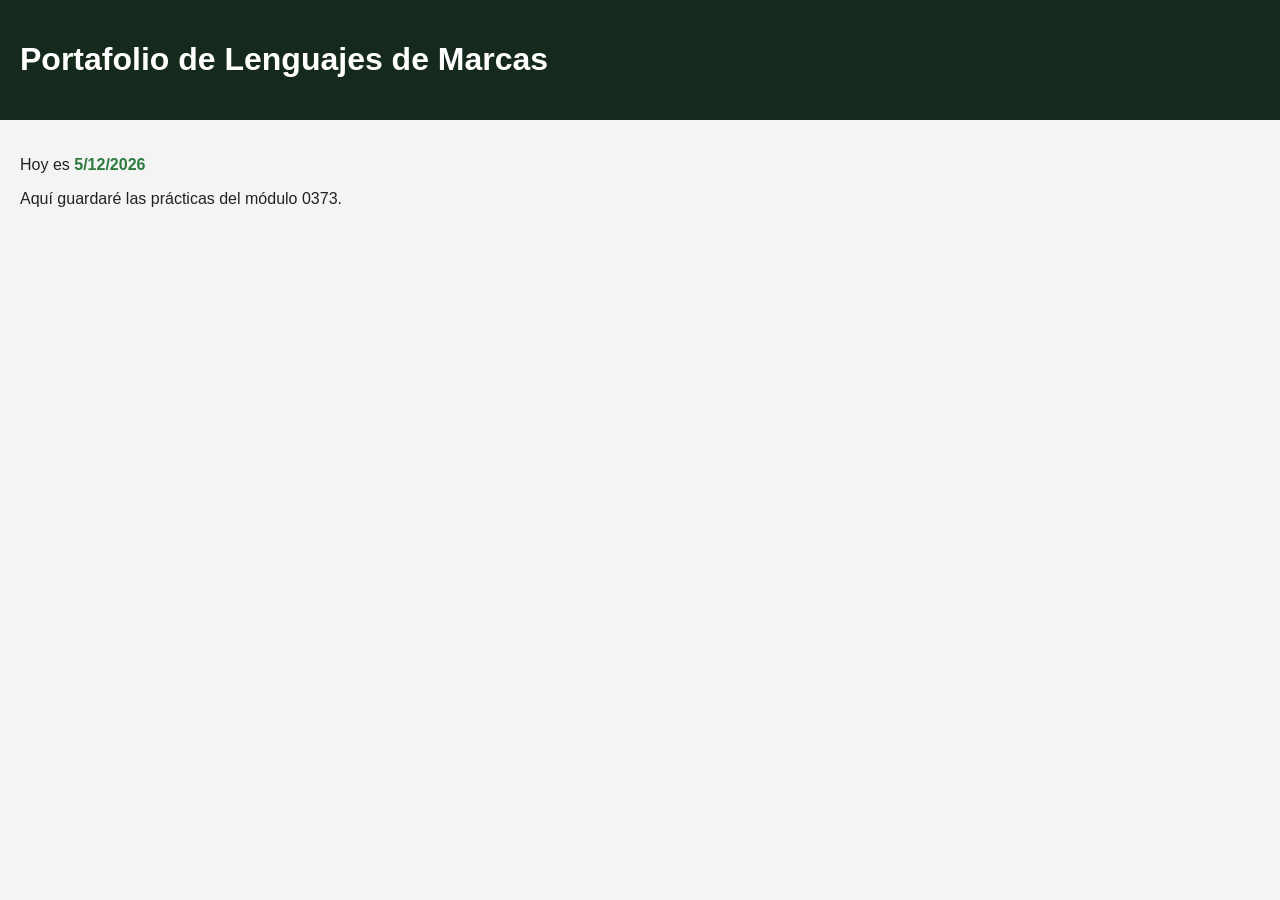
<file: index.html>
<!DOCTYPE html>
<html lang="es">
<head>
<meta charset="UTF-8">
<meta name="viewport" content="width=device-width, initial-scale=1">
<title>Portafolio LM</title>
<link rel="stylesheet" href="css/estilos.css">
</head>
<body>
<header>
  <h1>Portafolio de Lenguajes de Marcas</h1>
</header>
<main>
  <p>Hoy es <span id="fecha"></span></p>
  <p>Aquí guardaré las prácticas del módulo 0373.</p>
</main>
<script src="js/app.js"></script>
</body>
</html>
</file>
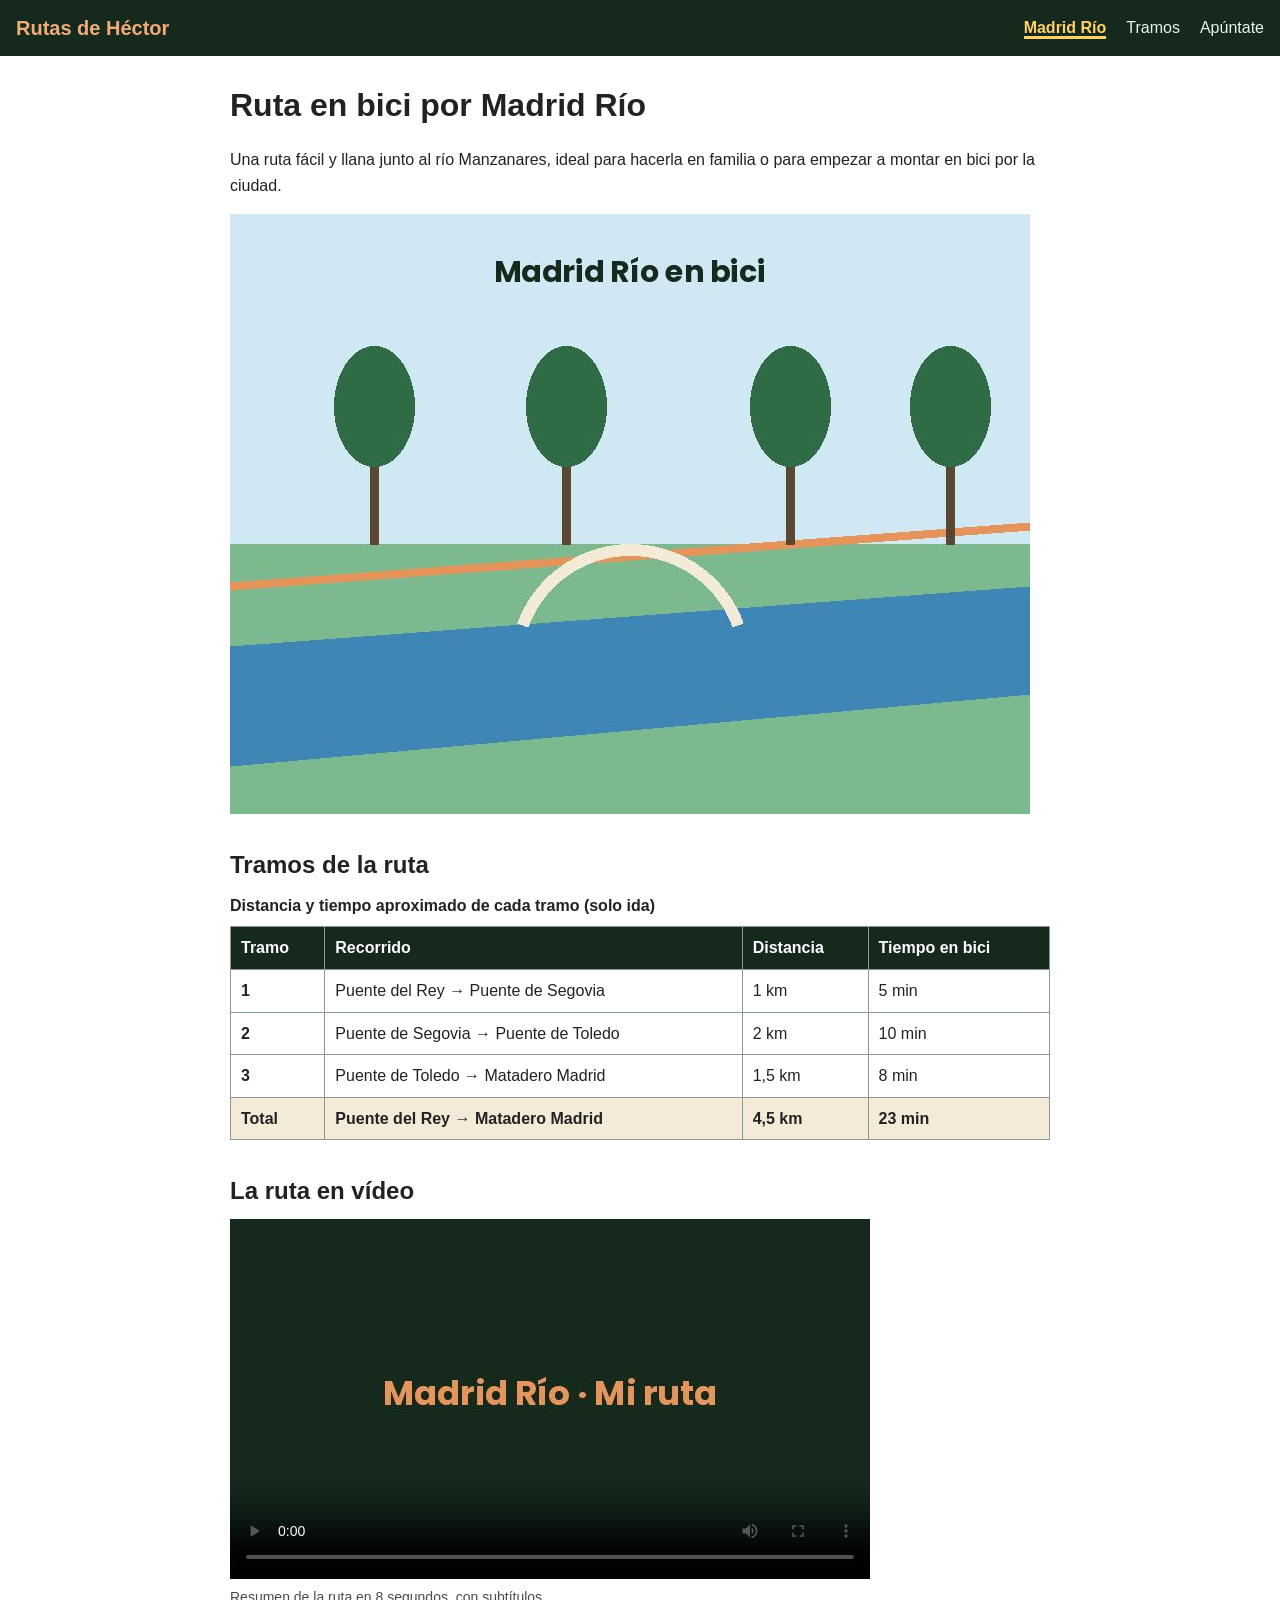
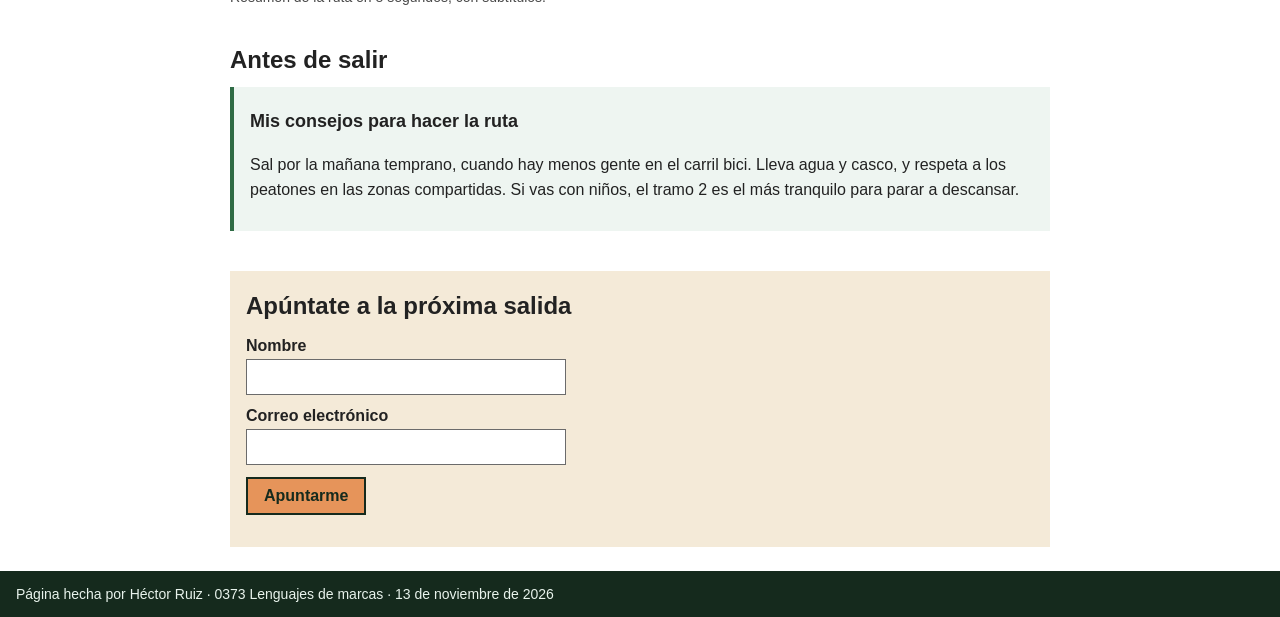
<file: ut03/ruta/index.html>
<!DOCTYPE html>
<html lang="es">
<head>
  <meta charset="UTF-8">
  <meta name="viewport" content="width=device-width, initial-scale=1.0">
  <meta name="description" content="Mi ruta en bici por Madrid Río, del Puente del Rey a Matadero Madrid: tramos, vídeo y consejos.">
  <title>Ruta en bici por Madrid Río · Héctor Ruiz</title>
  <link rel="stylesheet" href="css/estilos.css">
</head>
<body>
  <a class="saltar" href="#principal">Saltar al contenido principal</a>

  <header class="cabecera">
    <p class="marca">Rutas de Héctor</p>
    <nav aria-label="Principal">
      <ul>
        <li><a href="index.html" aria-current="page">Madrid Río</a></li>
        <li><a href="#tramos">Tramos</a></li>
        <li><a href="#apuntate">Apúntate</a></li>
      </ul>
    </nav>
  </header>

  <main id="principal">
    <h1>Ruta en bici por Madrid Río</h1>
    <p>Una ruta fácil y llana junto al río Manzanares, ideal para hacerla en familia o para empezar a montar en bici por la ciudad.</p>

    <img class="portada"
         src="img/madrid_rio-400.jpg"
         srcset="img/madrid_rio-400.jpg 400w, img/madrid_rio-800.jpg 800w, img/madrid_rio-1200.jpg 1200w"
         sizes="(min-width: 900px) 800px, 100vw"
         width="1200" height="900"
         alt="Dibujo del carril bici junto al río, con árboles y un puente">

    <section id="tramos" aria-labelledby="titulo-tramos">
      <h2 id="titulo-tramos">Tramos de la ruta</h2>
      <table>
        <caption>Distancia y tiempo aproximado de cada tramo (solo ida)</caption>
        <thead>
          <tr>
            <th scope="col">Tramo</th>
            <th scope="col">Recorrido</th>
            <th scope="col">Distancia</th>
            <th scope="col">Tiempo en bici</th>
          </tr>
        </thead>
        <tbody>
          <tr>
            <th scope="row">1</th>
            <td>Puente del Rey → Puente de Segovia</td>
            <td>1 km</td>
            <td>5 min</td>
          </tr>
          <tr>
            <th scope="row">2</th>
            <td>Puente de Segovia → Puente de Toledo</td>
            <td>2 km</td>
            <td>10 min</td>
          </tr>
          <tr>
            <th scope="row">3</th>
            <td>Puente de Toledo → Matadero Madrid</td>
            <td>1,5 km</td>
            <td>8 min</td>
          </tr>
        </tbody>
        <tfoot>
          <tr>
            <th scope="row">Total</th>
            <td>Puente del Rey → Matadero Madrid</td>
            <td>4,5 km</td>
            <td>23 min</td>
          </tr>
        </tfoot>
      </table>
    </section>

    <section aria-labelledby="titulo-video">
      <h2 id="titulo-video">La ruta en vídeo</h2>
      <figure>
        <video controls preload="metadata" width="640" height="360" poster="img/poster.jpg">
          <source src="media/ruta.mp4" type="video/mp4">
          <track kind="captions" src="media/ruta.es.vtt" srclang="es" label="Español" default>
          <p>Tu navegador no puede reproducir el vídeo. <a href="media/ruta.mp4">Descarga el vídeo de la ruta</a>.</p>
        </video>
        <figcaption>Resumen de la ruta en 8 segundos, con subtítulos.</figcaption>
      </figure>
    </section>

    <section aria-labelledby="titulo-consejos">
      <h2 id="titulo-consejos">Antes de salir</h2>
      <article>
        <h3>Mis consejos para hacer la ruta</h3>
        <p>Sal por la mañana temprano, cuando hay menos gente en el carril bici. Lleva agua y casco, y respeta a los peatones en las zonas compartidas. Si vas con niños, el tramo 2 es el más tranquilo para parar a descansar.</p>
      </article>
    </section>
  </main>

  <aside id="apuntate" class="lateral" aria-labelledby="titulo-apuntate">
    <h2 id="titulo-apuntate">Apúntate a la próxima salida</h2>
    <form id="form-salida" action="#" method="post">
      <label for="nombre">Nombre</label>
      <input type="text" id="nombre" name="nombre" autocomplete="name" required>
      <label for="correo">Correo electrónico</label>
      <input type="email" id="correo" name="correo" autocomplete="email" required>
      <button type="submit">Apuntarme</button>
    </form>
    <p id="mensaje" role="status"></p>
  </aside>

  <footer class="pie">
    <p>Página hecha por Héctor Ruiz · 0373 Lenguajes de marcas · <time datetime="2026-11-13">13 de noviembre de 2026</time></p>
  </footer>

  <script>
    document.getElementById('form-salida').addEventListener('submit', function (e) {
      e.preventDefault();
      document.getElementById('mensaje').textContent = '¡Listo! Te avisaré de la próxima salida.';
      this.reset();
    });
  </script>
</body>
</html>
</file>
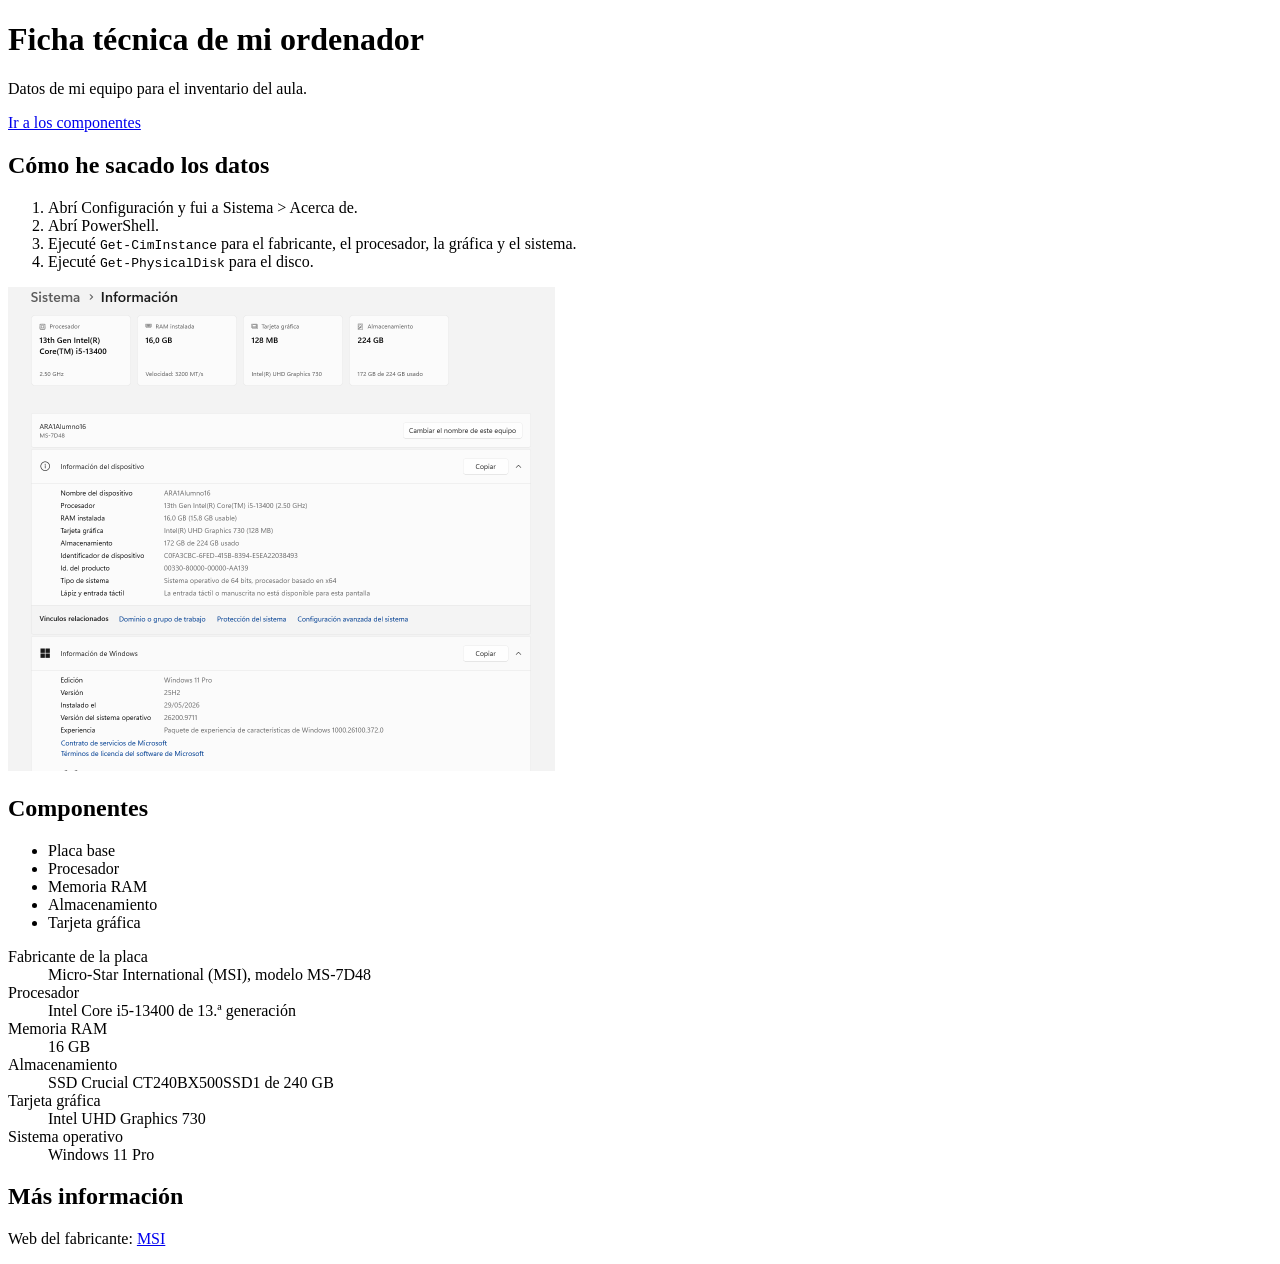
<file: ut02/ficha_tecnica.html>
<!doctype html>
<html lang="es">
  <head>
    <meta charset="UTF-8" />
    <meta name="viewport" content="width=device-width, initial-scale=1.0" />
    <meta
      name="description"
      content="Ficha técnica de mi ordenador de sobremesa para el inventario del aula: placa, procesador, memoria, disco y sistema operativo."
    />
    <title>Ficha técnica de mi ordenador</title>
  </head>
  <body>
    <h1>Ficha técnica de mi ordenador</h1>
    <p>Datos de mi equipo para el inventario del aula.</p>
    <p><a href="#componentes">Ir a los componentes</a></p>

    <section>
      <h2>Cómo he sacado los datos</h2>
      <ol>
        <li>Abrí Configuración y fui a Sistema &gt; Acerca de.</li>
        <li>Abrí PowerShell.</li>
        <li>
          Ejecuté <code>Get-CimInstance</code> para el fabricante, el
          procesador, la gráfica y el sistema.
        </li>
        <li>Ejecuté <code>Get-PhysicalDisk</code> para el disco.</li>
      </ol>
      <img
        src="img/mi_pc.png"
        alt="Captura de Configuración, apartado Acerca de, con las características del equipo"
        width="547"
        height="484"
      />
    </section>

    <section id="componentes">
      <h2>Componentes</h2>
      <ul>
        <li>Placa base</li>
        <li>Procesador</li>
        <li>Memoria RAM</li>
        <li>Almacenamiento</li>
        <li>Tarjeta gráfica</li>
      </ul>
      <dl>
        <dt>Fabricante de la placa</dt>
        <dd class="dato">Micro-Star International (MSI), modelo MS-7D48</dd>
        <dt>Procesador</dt>
        <dd class="dato">Intel Core i5-13400 de 13.ª generación</dd>
        <dt>Memoria RAM</dt>
        <dd class="dato">16 GB</dd>
        <dt>Almacenamiento</dt>
        <dd class="dato">SSD Crucial CT240BX500SSD1 de 240 GB</dd>
        <dt>Tarjeta gráfica</dt>
        <dd class="dato">Intel UHD Graphics 730</dd>
        <dt>Sistema operativo</dt>
        <dd class="dato">Windows 11 Pro</dd>
      </dl>
    </section>

    <section>
      <h2>Más información</h2>
      <p>
        Web del fabricante:
        <a href="https://www.msi.com" target="_blank" rel="noopener noreferrer"
          >MSI</a
        >
      </p>
    </section>
  </body>
</html>
</file>
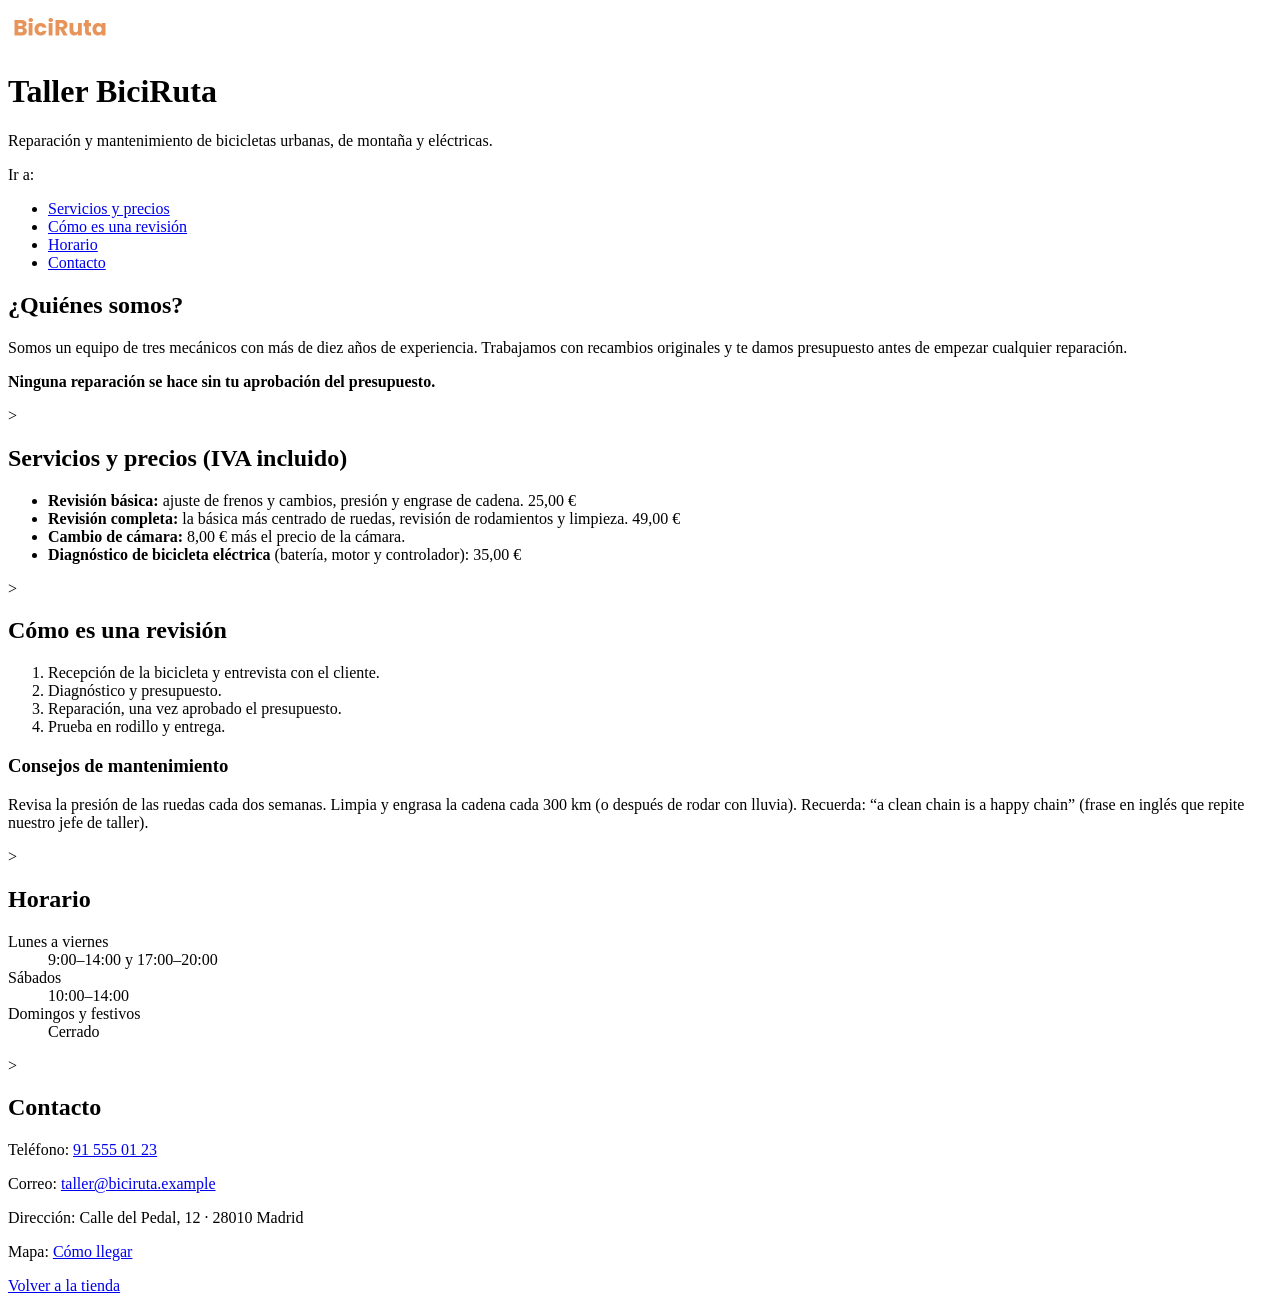
<file: ut02/taller.html>
<!doctype html>
<html lang="es">
  <head>
    <!-- Letras y símbolos: UTF-8 para que se vean tildes, ñ y € -->
    <meta charset="UTF-8" />
    <!-- Móvil: ancho igual al de la pantalla y sin zoom inicial -->
    <meta name="viewport" content="width=device-width, initial-scale=1.0" />
    <!-- Descripción que muestran los buscadores como texto de resultado -->
    <meta
      name="description"
      content="Taller de bicicletas urbanas, de montaña y eléctricas en Madrid. Revisiones, reparaciones y puesta a punto con cita previa."
    />
    <!-- Título de la pestaña y de los resultados de búsqueda -->
    <title>Taller BiciRuta · Reparación y mantenimiento de bicicletas</title>
  </head>
  <body>
    <img src="img/logo_biciruta.png" alt="BiciRuta" width="160" height="40" />
    <h1>Taller BiciRuta</h1>
    <p>
      Reparación y mantenimiento de bicicletas urbanas, de montaña y eléctricas.
    </p>
    <nav>
      <p>Ir a:</p>
      <ul>
        <li><a href="#servicios">Servicios y precios</a></li>
        <li><a href="#revision">Cómo es una revisión</a></li>
        <li><a href="#horario">Horario</a></li>
        <li><a href="#contacto">Contacto</a></li>
      </ul>
    </nav>
    <section>
      <h2>¿Quiénes somos?</h2>
      <p>
        Somos un equipo de tres mecánicos con más de diez años de experiencia.
        Trabajamos con recambios originales y te damos presupuesto antes de
        empezar cualquier reparación.
      </p>
      <p>
        <strong
          >Ninguna reparación se hace sin tu aprobación del presupuesto.</strong
        >
      </p>
    </section>

    <section id="servicios">
      >
      <h2>Servicios y precios (IVA incluido)</h2>
      <ul>
        <li>
          <strong>Revisión básica:</strong> ajuste de frenos y cambios, presión
          y engrase de cadena. <span class="precio">25,00&nbsp;€</span>
        </li>
        <li>
          <strong>Revisión completa:</strong> la básica más centrado de ruedas,
          revisión de rodamientos y limpieza.
          <span class="precio">49,00&nbsp;€</span>
        </li>
        <li>
          <strong>Cambio de cámara:</strong>
          <span class="precio">8,00&nbsp;€</span> más el precio de la cámara.
        </li>
        <li>
          <strong>Diagnóstico de bicicleta eléctrica</strong> (batería, motor y
          controlador): <span class="precio">35,00&nbsp;€</span>
        </li>
      </ul>
    </section>

    <section id="revision">
      >
      <h2>Cómo es una revisión</h2>
      <ol>
        <li>Recepción de la bicicleta y entrevista con el cliente.</li>
        <li>Diagnóstico y presupuesto.</li>
        <li>Reparación, una vez aprobado el presupuesto.</li>
        <li>Prueba en rodillo y entrega.</li>
      </ol>
      <h3>Consejos de mantenimiento</h3>
      <p>
        Revisa la presión de las ruedas cada dos semanas. Limpia y engrasa la
        cadena cada 300 km (o después de rodar con lluvia). Recuerda:
        <q lang="en">a clean chain is a happy chain</q> (frase en inglés que
        repite nuestro jefe de taller).
      </p>
    </section>

    <section id="horario">
      >
      <h2>Horario</h2>
      <dl>
        <dt>Lunes a viernes</dt>
        <dd>9:00–14:00 y 17:00–20:00</dd>
        <dt>Sábados</dt>
        <dd>10:00–14:00</dd>
        <dt>Domingos y festivos</dt>
        <dd>Cerrado</dd>
      </dl>
    </section>

    <section id="contacto">
      >
      <h2>Contacto</h2>
      <p>Teléfono: <a href="tel:+34915550123">91 555 01 23</a></p>
      <p>
        Correo:
        <a href="mailto:taller@biciruta.example?subject=Cita%20en%20el%20taller"
          >taller@biciruta.example</a
        >
      </p>
      <p>Dirección: Calle del Pedal, 12 · 28010 Madrid</p>
      <p>
        Mapa:
        <a
          href="https://www.openstreetmap.org/search?query=Madrid"
          target="_blank"
          rel="noopener noreferrer"
          >Cómo llegar</a
        >
      </p>
      <p><a href="index.html">Volver a la tienda</a></p>
    </section>
  </body>
</html>
</file>
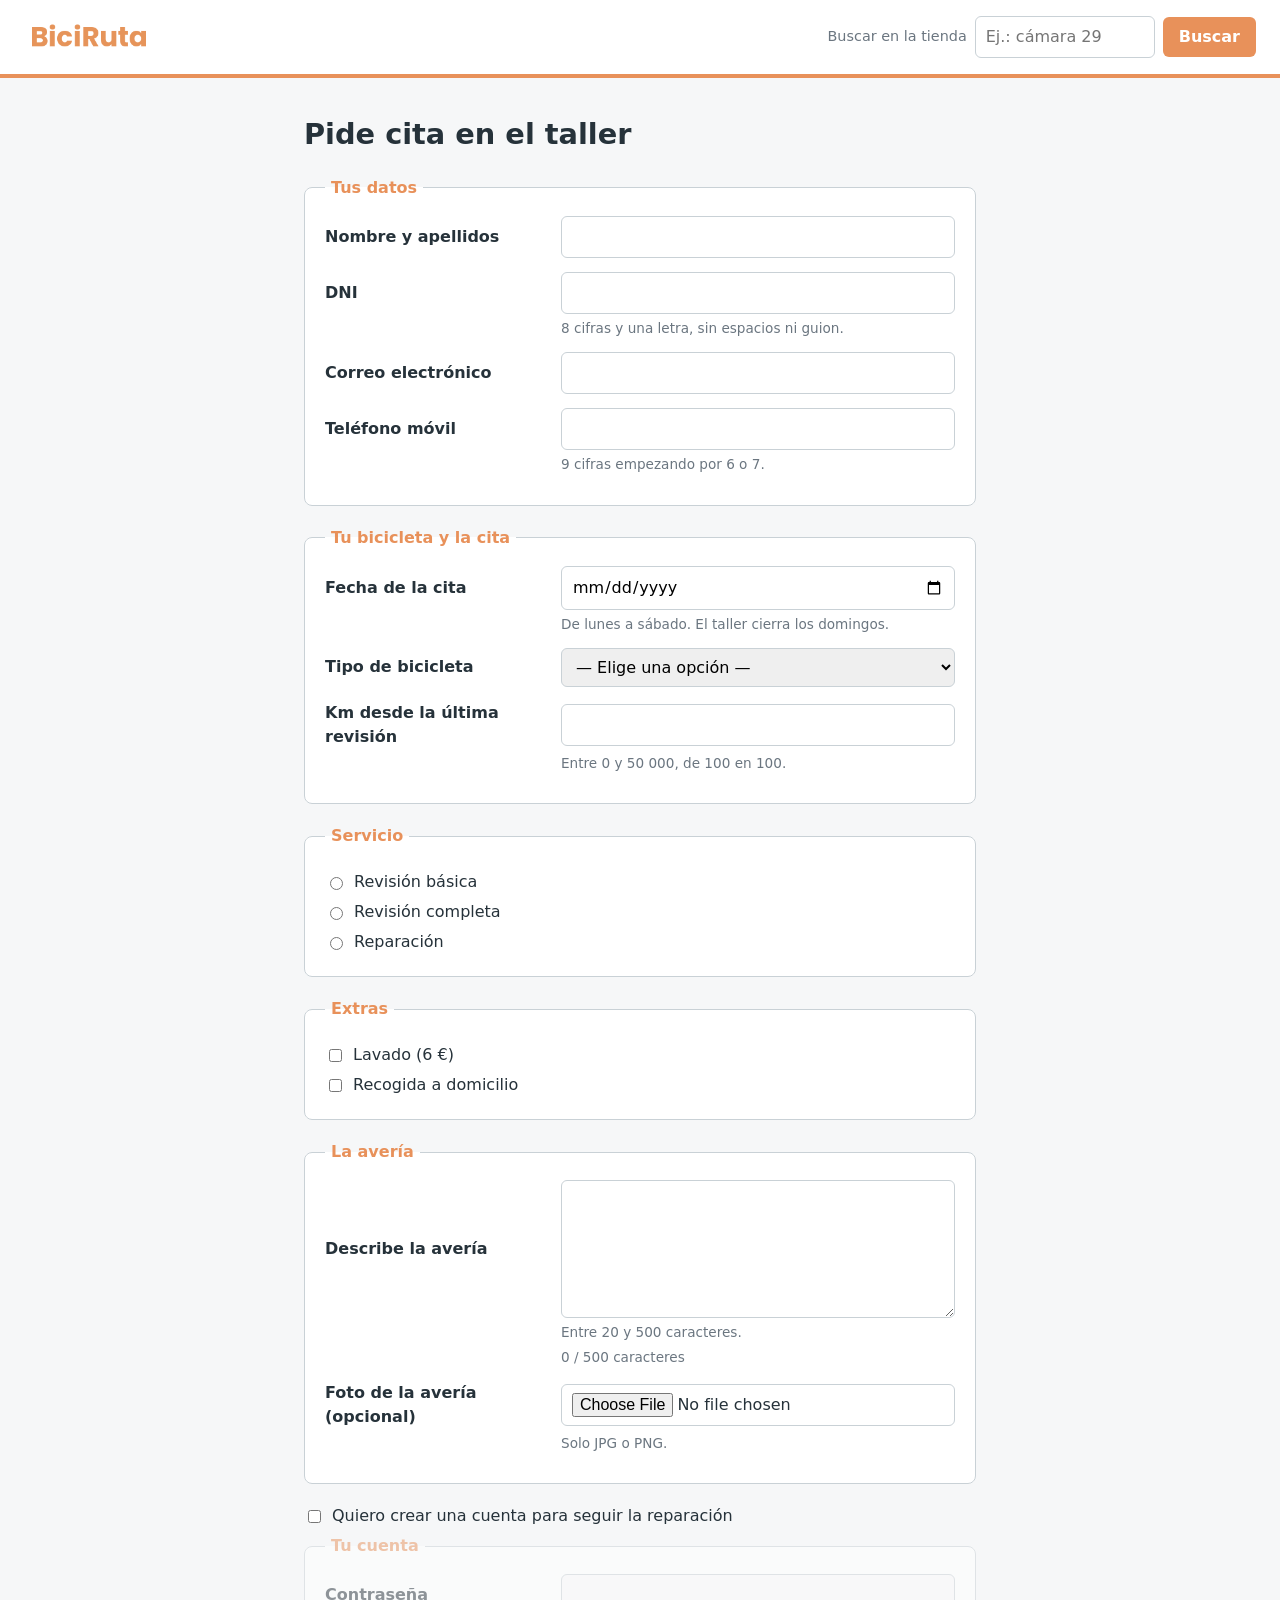
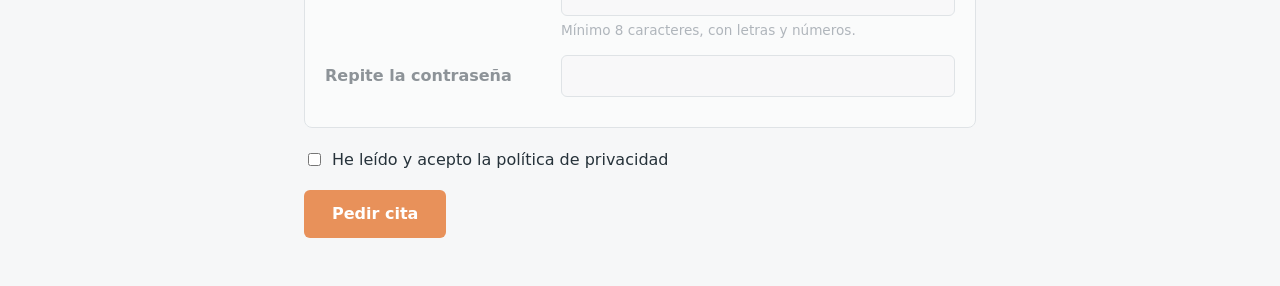
<file: ut04/cita.html>
<!DOCTYPE html>
<html lang="es">
<head>
  <meta charset="UTF-8">
  <meta name="viewport" content="width=device-width, initial-scale=1.0">
  <title>Cita en el taller · BiciRuta</title>
  <link rel="stylesheet" href="css/cita.css">
  <script src="js/cita.js" defer></script>
</head>
<body>
  <header class="cabecera">
    <img src="img/logo_biciruta.png" alt="BiciRuta" width="320" height="80">

    <!-- Buscador: GET, porque solo consulta y la URL se puede compartir o guardar -->
    <form class="buscador" role="search" action="receptor.html" method="get">
      <label for="q">Buscar en la tienda</label>
      <input type="search" id="q" name="q" placeholder="Ej.: cámara 29">
      <button type="submit">Buscar</button>
    </form>
  </header>

  <main>
    <h1>Pide cita en el taller</h1>

    <!-- Cita: POST, porque lleva datos personales, contraseña y un fichero -->
    <form id="form-cita" action="https://httpbin.org/post" method="post" enctype="multipart/form-data">

      <!-- Grupo 1: datos de la persona -->
      <fieldset>
        <legend>Tus datos</legend>

        <div class="campo">
          <label for="nombre">Nombre y apellidos</label>
          <input type="text" id="nombre" name="nombre" autocomplete="name"
                 required minlength="3" maxlength="80">
        </div>

        <div class="campo">
          <label for="dni">DNI</label>
          <input type="text" id="dni" name="dni" aria-describedby="ayuda-dni"
                 required pattern="[0-9]{8}[A-Za-z]" title="8 cifras y una letra, por ejemplo 12345678Z">
          <small id="ayuda-dni" class="ayuda">8 cifras y una letra, sin espacios ni guion.</small>
        </div>

        <div class="campo">
          <label for="correo">Correo electrónico</label>
          <input type="email" id="correo" name="correo" autocomplete="email" required>
        </div>

        <div class="campo">
          <label for="telefono">Teléfono móvil</label>
          <input type="tel" id="telefono" name="telefono" autocomplete="tel" aria-describedby="ayuda-telefono"
                 required pattern="[67][0-9]{8}" title="Móvil de 9 cifras que empiece por 6 o 7">
          <small id="ayuda-telefono" class="ayuda">9 cifras empezando por 6 o 7.</small>
        </div>
      </fieldset>

      <!-- Grupo 2: la bicicleta y la cita -->
      <fieldset>
        <legend>Tu bicicleta y la cita</legend>

        <div class="campo">
          <label for="fecha">Fecha de la cita</label>
          <input type="date" id="fecha" name="fecha" aria-describedby="ayuda-fecha" required>
          <small id="ayuda-fecha" class="ayuda">De lunes a sábado. El taller cierra los domingos.</small>
        </div>

        <div class="campo">
          <label for="tipo">Tipo de bicicleta</label>
          <select id="tipo" name="tipo" required>
            <option value="">— Elige una opción —</option>
            <option value="urbana">Urbana</option>
            <option value="montana">Montaña</option>
            <option value="electrica">Eléctrica</option>
          </select>
        </div>

        <div class="campo">
          <label for="km">Km desde la última revisión</label>
          <input type="number" id="km" name="km" aria-describedby="ayuda-km"
                 min="0" max="50000" step="100">
          <small id="ayuda-km" class="ayuda">Entre 0 y 50 000, de 100 en 100.</small>
        </div>
      </fieldset>

      <!-- Grupo 3: servicio (radios con el mismo name = solo se puede elegir uno) -->
      <fieldset>
        <legend>Servicio</legend>
        <div class="opcion">
          <input type="radio" id="serv-basica" name="servicio" value="revision-basica" required>
          <label for="serv-basica">Revisión básica</label>
        </div>
        <div class="opcion">
          <input type="radio" id="serv-completa" name="servicio" value="revision-completa">
          <label for="serv-completa">Revisión completa</label>
        </div>
        <div class="opcion">
          <input type="radio" id="serv-reparacion" name="servicio" value="reparacion">
          <label for="serv-reparacion">Reparación</label>
        </div>
      </fieldset>

      <!-- Grupo 4: extras (checkbox = se pueden marcar varios) -->
      <fieldset>
        <legend>Extras</legend>
        <div class="opcion">
          <input type="checkbox" id="extra-lavado" name="extras" value="lavado">
          <label for="extra-lavado">Lavado (6 €)</label>
        </div>
        <div class="opcion">
          <input type="checkbox" id="extra-recogida" name="extras" value="recogida">
          <label for="extra-recogida">Recogida a domicilio</label>
        </div>
      </fieldset>

      <!-- Grupo 5: la avería -->
      <fieldset>
        <legend>La avería</legend>

        <div class="campo">
          <label for="averia">Describe la avería</label>
          <textarea id="averia" name="averia" rows="5" aria-describedby="ayuda-averia contador"
                    required minlength="20" maxlength="500"></textarea>
          <small id="ayuda-averia" class="ayuda">Entre 20 y 500 caracteres.</small>
          <small id="contador" class="ayuda" aria-live="polite">0 / 500 caracteres</small>
        </div>

        <div class="campo">
          <label for="foto">Foto de la avería (opcional)</label>
          <input type="file" id="foto" name="foto" accept="image/jpeg, image/png" aria-describedby="ayuda-foto">
          <small id="ayuda-foto" class="ayuda">Solo JPG o PNG.</small>
        </div>
      </fieldset>

      <!-- Grupo 6: cuenta opcional -->
      <div class="opcion">
        <input type="checkbox" id="quiero-cuenta" name="quiero_cuenta" value="si">
        <label for="quiero-cuenta">Quiero crear una cuenta para seguir la reparación</label>
      </div>

      <fieldset id="grupo-cuenta" disabled>
        <legend>Tu cuenta</legend>

        <div class="campo">
          <label for="clave">Contraseña</label>
          <input type="password" id="clave" name="clave" autocomplete="new-password" aria-describedby="ayuda-clave"
                 required pattern="(?=.*[A-Za-z])(?=.*[0-9]).{8,}" title="Mínimo 8 caracteres, con letras y números">
          <small id="ayuda-clave" class="ayuda">Mínimo 8 caracteres, con letras y números.</small>
        </div>

        <div class="campo">
          <label for="clave2">Repite la contraseña</label>
          <input type="password" id="clave2" name="clave2" autocomplete="new-password" required>
        </div>
      </fieldset>

      <!-- Privacidad -->
      <div class="opcion">
        <input type="checkbox" id="privacidad" name="privacidad" value="aceptada" required>
        <label for="privacidad">He leído y acepto la política de privacidad</label>
      </div>

      <button type="submit">Pedir cita</button>
    </form>
  </main>
</body>
</html>
</file>
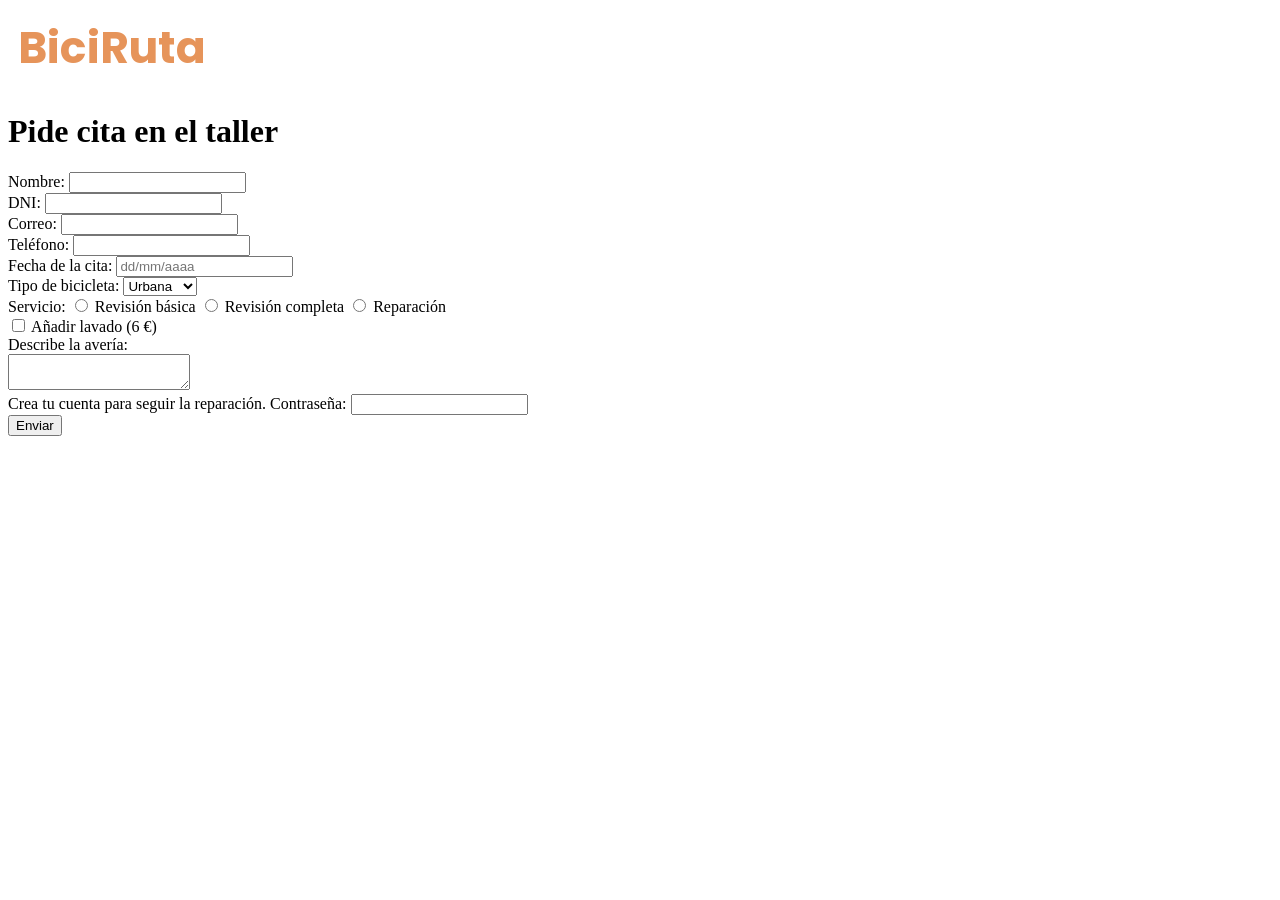
<file: ut04/cita_borrador.html>
<!DOCTYPE html>
<html lang="es">
<head>
  <meta charset="UTF-8">
  <meta name="viewport" content="width=device-width, initial-scale=1.0">
  <title>Cita en el taller · BiciRuta</title>
</head>
<body>
  <img src="img/logo_biciruta.png" alt="BiciRuta" width="320" height="80">
  <h1>Pide cita en el taller</h1>
  <form action="receptor.html">
    Nombre: <input type="text" name="nombre"><br>
    DNI: <input type="text" name="dni"><br>
    Correo: <input type="text" name="correo"><br>
    Teléfono: <input type="text"><br>
    Fecha de la cita: <input type="text" name="fecha" placeholder="dd/mm/aaaa"><br>
    Tipo de bicicleta:
    <select name="tipo">
      <option>Urbana</option><option>Montaña</option><option>Eléctrica</option>
    </select><br>
    Servicio:
    <input type="radio" name="servicio1"> Revisión básica
    <input type="radio" name="servicio2"> Revisión completa
    <input type="radio" name="servicio3"> Reparación<br>
    <input type="checkbox" name="lavado"> Añadir lavado (6 €)<br>
    Describe la avería:<br>
    <textarea name="averia"></textarea><br>
    Crea tu cuenta para seguir la reparación. Contraseña: <input type="text" name="clave"><br>
    <button>Enviar</button>
  </form>
</body>
</html>
</file>
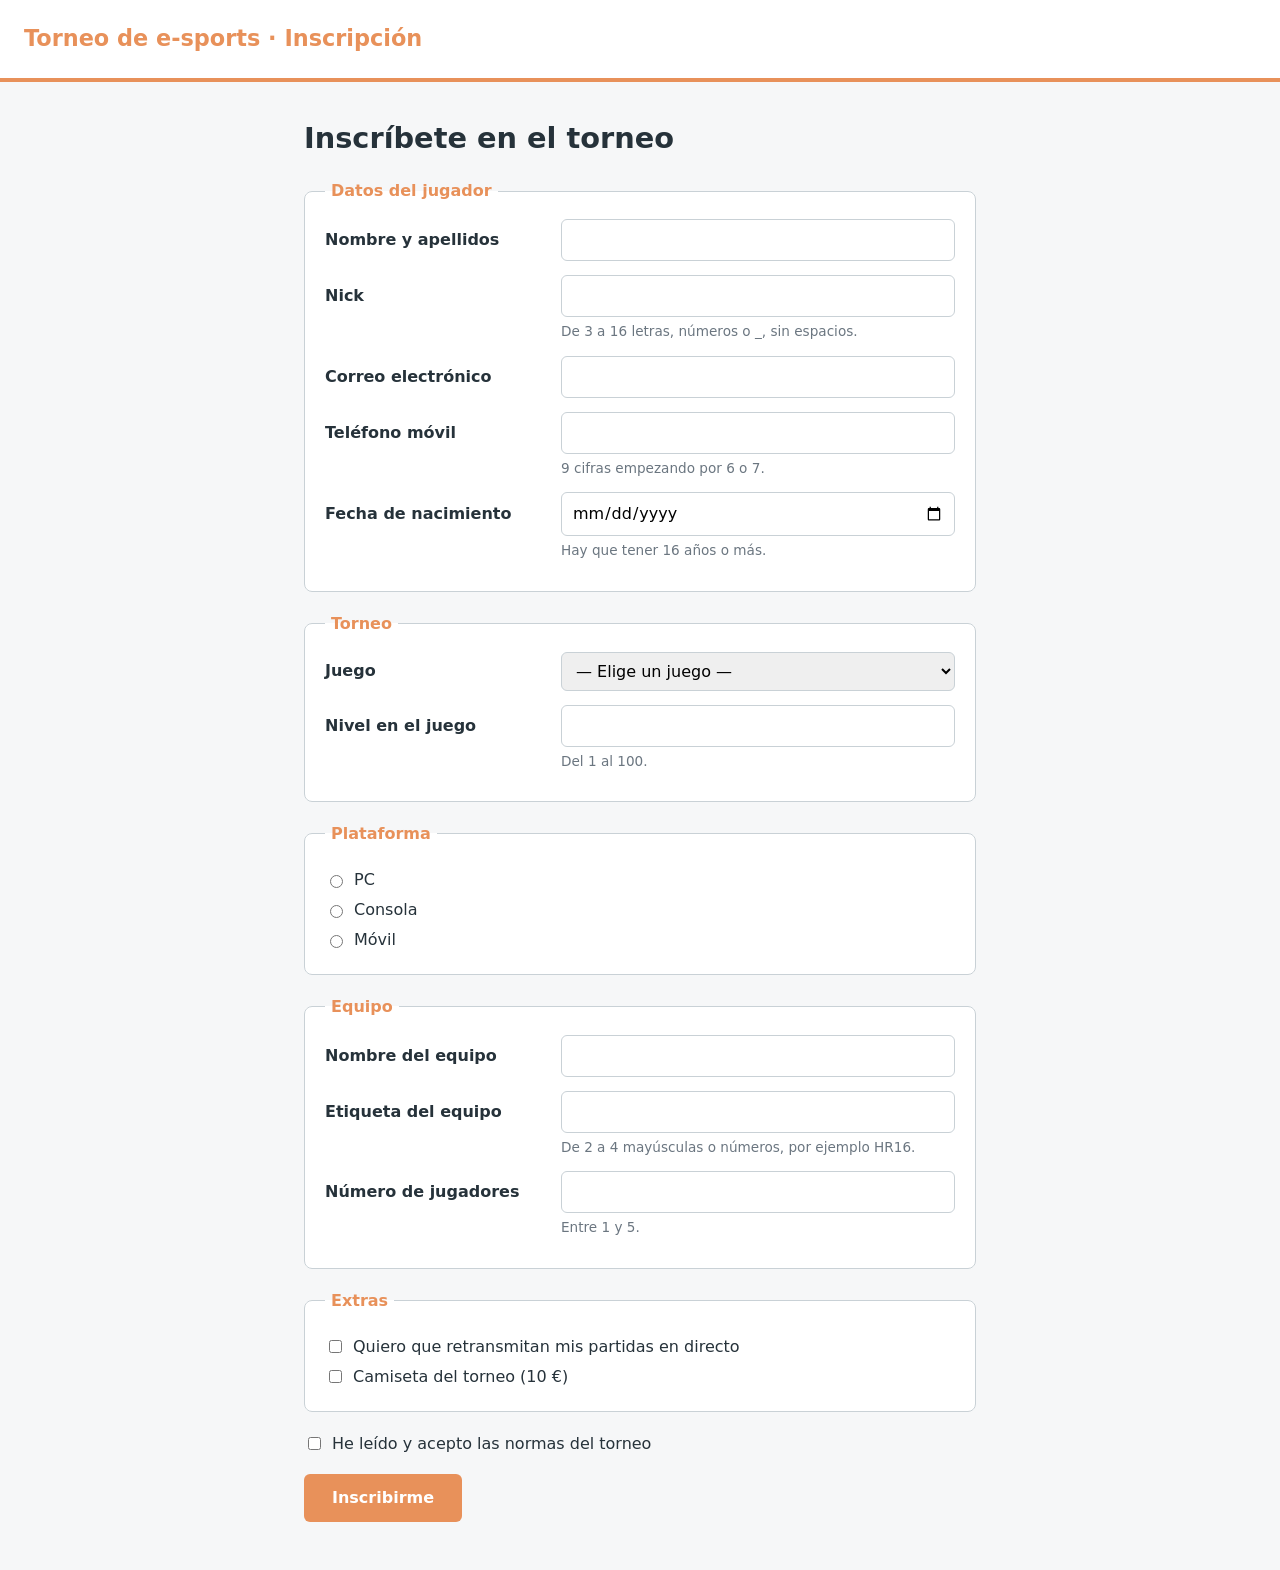
<file: ut04/inscripcion_torneo.html>
<!DOCTYPE html>
<html lang="es">
<head>
  <meta charset="UTF-8">
  <meta name="viewport" content="width=device-width, initial-scale=1.0">
  <title>Inscripción al torneo de e-sports</title>
  <link rel="stylesheet" href="css/cita.css">
  <script src="js/torneo.js" defer></script>
</head>
<body>
  <header class="cabecera">
    <strong class="marca">Torneo de e-sports · Inscripción</strong>
  </header>

  <main>
    <h1>Inscríbete en el torneo</h1>

    <!--
      Método POST: el formulario lleva datos personales (correo, teléfono,
      fecha de nacimiento) y no deben quedar en la URL, en el historial ni en
      los registros del servidor. Además, inscribirse crea un registro nuevo:
      no es una consulta que se pueda repetir recargando la página.
    -->
    <form id="form-torneo" action="https://httpbin.org/post" method="post">

      <!-- Grupo 1: datos del jugador -->
      <fieldset>
        <legend>Datos del jugador</legend>

        <div class="campo">
          <label for="nombre">Nombre y apellidos</label>
          <input type="text" id="nombre" name="nombre" autocomplete="name"
                 required minlength="3" maxlength="80">
        </div>

        <div class="campo">
          <label for="nick">Nick</label>
          <input type="text" id="nick" name="nick" aria-describedby="ayuda-nick"
                 required pattern="[A-Za-z0-9_]{3,16}" title="De 3 a 16 letras, números o guion bajo, sin espacios">
          <small id="ayuda-nick" class="ayuda">De 3 a 16 letras, números o _, sin espacios.</small>
        </div>

        <div class="campo">
          <label for="correo">Correo electrónico</label>
          <input type="email" id="correo" name="correo" autocomplete="email" required>
        </div>

        <div class="campo">
          <label for="telefono">Teléfono móvil</label>
          <input type="tel" id="telefono" name="telefono" autocomplete="tel" aria-describedby="ayuda-telefono"
                 required pattern="[67][0-9]{8}" title="Móvil de 9 cifras que empiece por 6 o 7">
          <small id="ayuda-telefono" class="ayuda">9 cifras empezando por 6 o 7.</small>
        </div>

        <div class="campo">
          <label for="nacimiento">Fecha de nacimiento</label>
          <input type="date" id="nacimiento" name="nacimiento" aria-describedby="ayuda-nacimiento"
                 required min="1920-01-01">
          <small id="ayuda-nacimiento" class="ayuda">Hay que tener 16 años o más.</small>
        </div>
      </fieldset>

      <!-- Grupo 2: el torneo -->
      <fieldset>
        <legend>Torneo</legend>

        <div class="campo">
          <label for="juego">Juego</label>
          <select id="juego" name="juego" required>
            <option value="">— Elige un juego —</option>
            <option value="futbol">Fútbol</option>
            <option value="coches">Carreras de coches</option>
            <option value="shooter">Shooter por equipos</option>
            <option value="estrategia">Estrategia (MOBA)</option>
          </select>
        </div>

        <div class="campo">
          <label for="nivel">Nivel en el juego</label>
          <input type="number" id="nivel" name="nivel" aria-describedby="ayuda-nivel"
                 required min="1" max="100">
          <small id="ayuda-nivel" class="ayuda">Del 1 al 100.</small>
        </div>
      </fieldset>

      <!-- Grupo 3: plataforma (radio: solo una) -->
      <fieldset>
        <legend>Plataforma</legend>
        <div class="opcion">
          <input type="radio" id="plat-pc" name="plataforma" value="pc" required>
          <label for="plat-pc">PC</label>
        </div>
        <div class="opcion">
          <input type="radio" id="plat-consola" name="plataforma" value="consola">
          <label for="plat-consola">Consola</label>
        </div>
        <div class="opcion">
          <input type="radio" id="plat-movil" name="plataforma" value="movil">
          <label for="plat-movil">Móvil</label>
        </div>
      </fieldset>

      <!-- Grupo 4: equipo -->
      <fieldset>
        <legend>Equipo</legend>

        <div class="campo">
          <label for="equipo">Nombre del equipo</label>
          <input type="text" id="equipo" name="equipo" required minlength="3" maxlength="30">
        </div>

        <div class="campo">
          <label for="tag">Etiqueta del equipo</label>
          <input type="text" id="tag" name="tag" aria-describedby="ayuda-tag"
                 required pattern="[A-Z0-9]{2,4}" title="De 2 a 4 letras mayúsculas o números, por ejemplo HR16">
          <small id="ayuda-tag" class="ayuda">De 2 a 4 mayúsculas o números, por ejemplo HR16.</small>
        </div>

        <div class="campo">
          <label for="jugadores">Número de jugadores</label>
          <input type="number" id="jugadores" name="jugadores" aria-describedby="ayuda-jugadores"
                 required min="1" max="5">
          <small id="ayuda-jugadores" class="ayuda">Entre 1 y 5.</small>
        </div>
      </fieldset>

      <!-- Grupo 5: extras (checkbox: varios) -->
      <fieldset>
        <legend>Extras</legend>
        <div class="opcion">
          <input type="checkbox" id="extra-directo" name="extras" value="directo">
          <label for="extra-directo">Quiero que retransmitan mis partidas en directo</label>
        </div>
        <div class="opcion">
          <input type="checkbox" id="extra-camiseta" name="extras" value="camiseta">
          <label for="extra-camiseta">Camiseta del torneo (10 €)</label>
        </div>
      </fieldset>

      <div class="opcion">
        <input type="checkbox" id="normas" name="normas" value="aceptadas" required>
        <label for="normas">He leído y acepto las normas del torneo</label>
      </div>

      <button type="submit">Inscribirme</button>
    </form>
  </main>
</body>
</html>
</file>
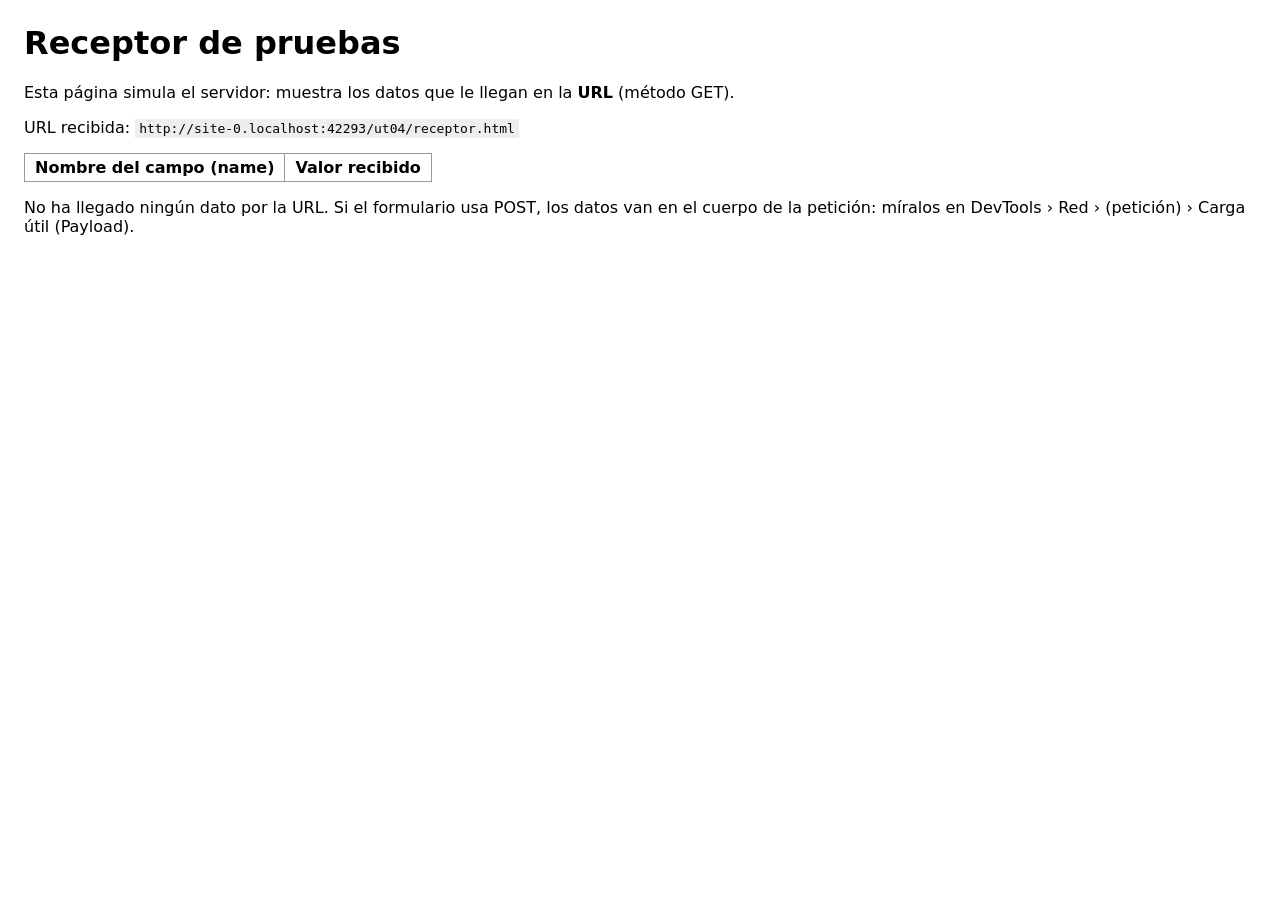
<file: ut04/receptor.html>
<!DOCTYPE html>
<html lang="es">
<head>
  <meta charset="UTF-8">
  <meta name="viewport" content="width=device-width, initial-scale=1.0">
  <title>Receptor de pruebas (GET)</title>
  <style>
    body { font-family: system-ui, sans-serif; margin: 24px; }
    table { border-collapse: collapse; } th, td { border: 1px solid #999; padding: 4px 10px; text-align: left; }
    code { background: #eee; padding: 2px 4px; word-break: break-all; }
  </style>
</head>
<body>
  <h1>Receptor de pruebas</h1>
  <p>Esta página simula el servidor: muestra los datos que le llegan en la <strong>URL</strong> (método GET).</p>
  <p>URL recibida: <code id="url"></code></p>
  <table>
    <thead><tr><th scope="col">Nombre del campo (name)</th><th scope="col">Valor recibido</th></tr></thead>
    <tbody id="datos"></tbody>
  </table>
  <p id="vacio" hidden>No ha llegado ningún dato por la URL. Si el formulario usa POST, los datos van en el cuerpo de la petición: míralos en DevTools › Red › (petición) › Carga útil (Payload).</p>
  <script>
    document.getElementById('url').textContent = location.href;
    const parametros = new URLSearchParams(location.search);
    const cuerpo = document.getElementById('datos');
    for (const [nombre, valor] of parametros) {
      const fila = document.createElement('tr');
      const c1 = document.createElement('td'); c1.textContent = nombre;
      const c2 = document.createElement('td'); c2.textContent = valor === '' ? '(vacío)' : valor;
      fila.append(c1, c2); cuerpo.append(fila);
    }
    document.getElementById('vacio').hidden = [...parametros].length > 0;
  </script>
</body>
</html>
</file>
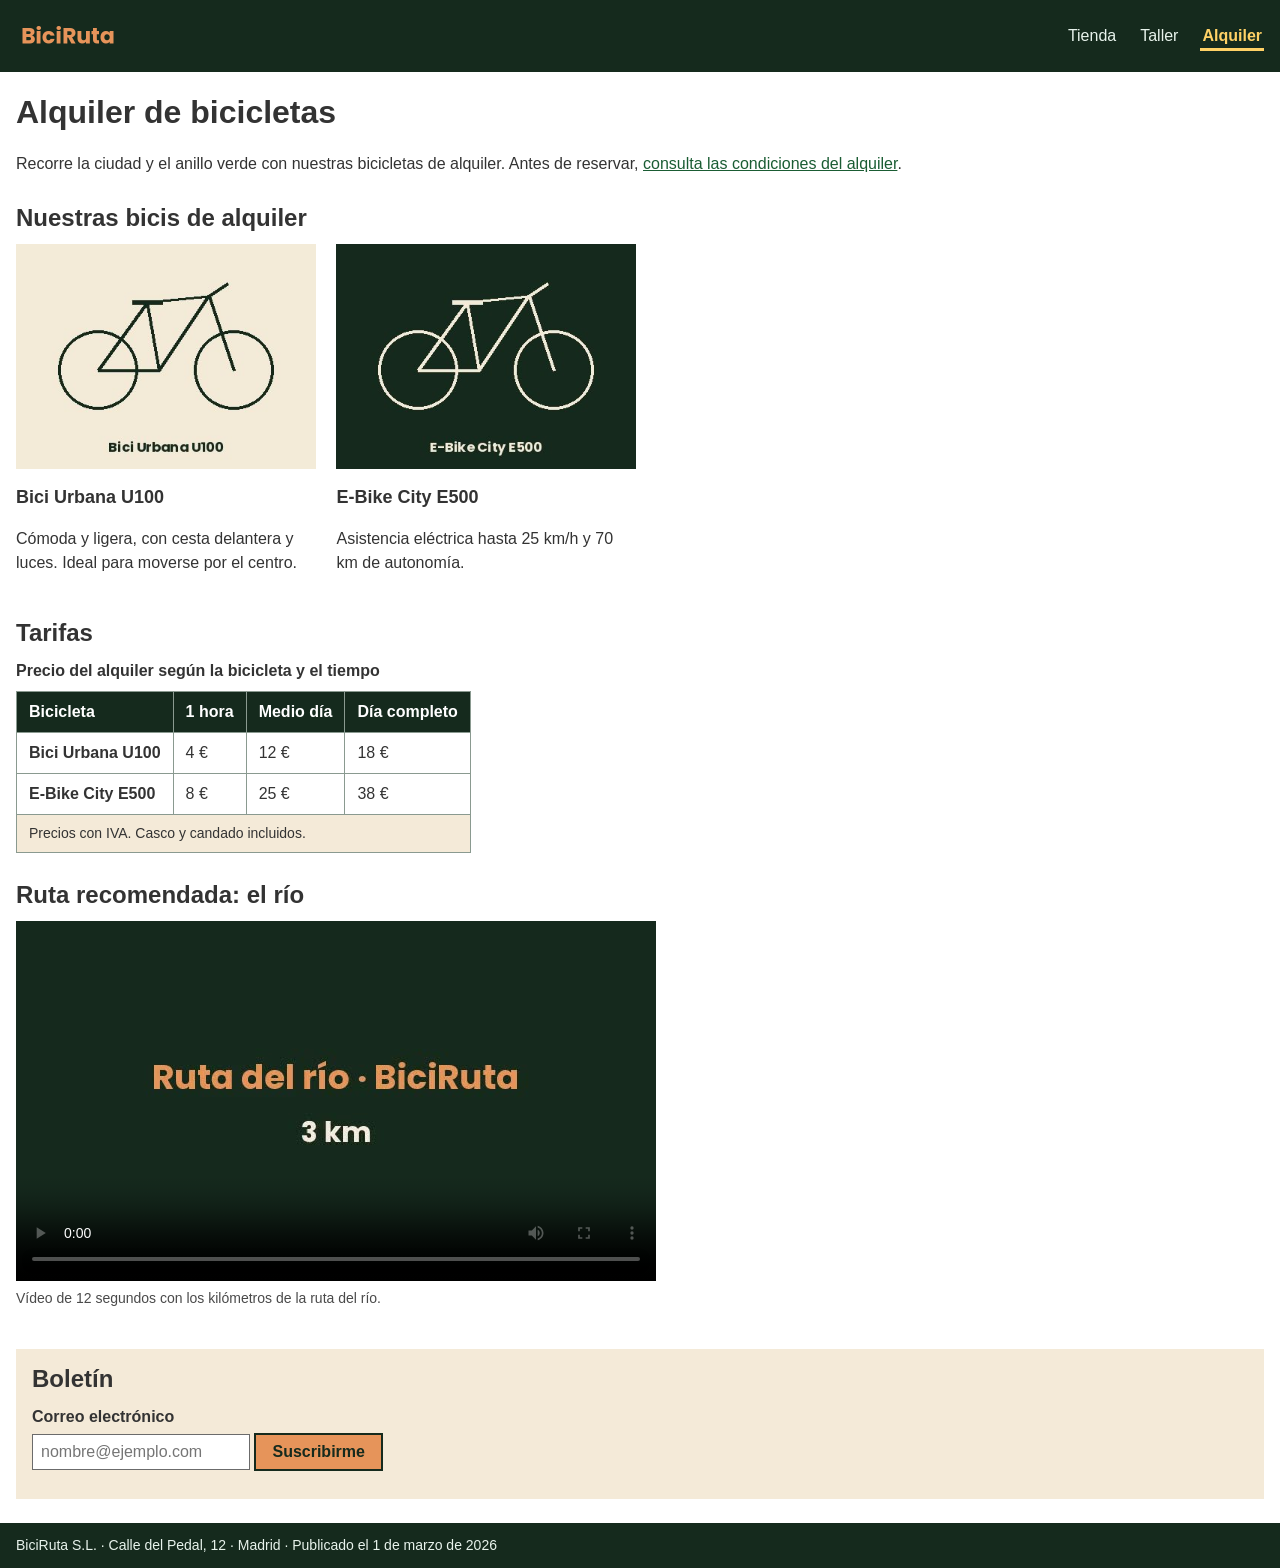
<file: ut03/alquiler/alquiler.html>
<!DOCTYPE html>
<html lang="es">
<head>
  <meta charset="UTF-8">
  <meta name="viewport" content="width=device-width, initial-scale=1.0">
  <meta name="description" content="Alquiler de bicicletas urbanas y eléctricas de BiciRuta en Madrid: modelos, tarifas y ruta recomendada.">
  <title>Alquiler de bicicletas · BiciRuta</title>
  <link rel="stylesheet" href="css/estilos.css">
</head>
<body>
  <a class="saltar" href="#principal">Saltar al contenido principal</a>

  <header class="cabecera">
    <img src="img/logo_biciruta.png" alt="BiciRuta" width="160" height="40">
    <nav class="menu" aria-label="Principal">
      <ul>
        <li><a href="index.html">Tienda</a></li>
        <li><a href="taller.html">Taller</a></li>
        <li><a href="alquiler.html" aria-current="page">Alquiler</a></li>
      </ul>
    </nav>
  </header>

  <main id="principal" class="contenido">
    <h1>Alquiler de bicicletas</h1>
    <p>Recorre la ciudad y el anillo verde con nuestras bicicletas de alquiler. Antes de reservar, <a href="condiciones.html">consulta las condiciones del alquiler</a>.</p>

    <section aria-labelledby="titulo-bicis">
      <h2 id="titulo-bicis">Nuestras bicis de alquiler</h2>
      <div class="bicis">
        <article class="bici">
          <img src="img/bici_urbana-400.jpg"
               srcset="img/bici_urbana-400.jpg 400w, img/bici_urbana-800.jpg 800w, img/bici_urbana-1200.jpg 1200w"
               sizes="(min-width: 700px) 300px, 100vw"
               width="1200" height="900" loading="lazy"
               alt="Dibujo de la Bici Urbana U100">
          <h3>Bici Urbana U100</h3>
          <p>Cómoda y ligera, con cesta delantera y luces. Ideal para moverse por el centro.</p>
        </article>
        <article class="bici">
          <img src="img/bici_electrica-400.jpg"
               srcset="img/bici_electrica-400.jpg 400w, img/bici_electrica-800.jpg 800w, img/bici_electrica-1200.jpg 1200w"
               sizes="(min-width: 700px) 300px, 100vw"
               width="1200" height="900" loading="lazy"
               alt="Dibujo de la E-Bike City E500">
          <h3>E-Bike City E500</h3>
          <p>Asistencia eléctrica hasta 25 km/h y 70 km de autonomía.</p>
        </article>
      </div>
    </section>

    <section aria-labelledby="titulo-tarifas">
      <h2 id="titulo-tarifas">Tarifas</h2>
      <table class="tarifas">
        <caption>Precio del alquiler según la bicicleta y el tiempo</caption>
        <thead>
          <tr>
            <th scope="col">Bicicleta</th>
            <th scope="col">1 hora</th>
            <th scope="col">Medio día</th>
            <th scope="col">Día completo</th>
          </tr>
        </thead>
        <tbody>
          <tr>
            <th scope="row">Bici Urbana U100</th>
            <td>4 €</td>
            <td>12 €</td>
            <td>18 €</td>
          </tr>
          <tr>
            <th scope="row">E-Bike City E500</th>
            <td>8 €</td>
            <td>25 €</td>
            <td>38 €</td>
          </tr>
        </tbody>
        <tfoot>
          <tr>
            <td colspan="4">Precios con IVA. Casco y candado incluidos.</td>
          </tr>
        </tfoot>
      </table>
    </section>

    <section aria-labelledby="titulo-ruta">
      <h2 id="titulo-ruta">Ruta recomendada: el río</h2>
      <figure>
        <video controls preload="metadata" width="640" height="360" poster="img/ruta_rio_poster.jpg">
          <source src="media/ruta_rio.mp4" type="video/mp4">
          <track kind="captions" src="media/ruta_rio.es.vtt" srclang="es" label="Español" default>
          <p>Tu navegador no puede reproducir el vídeo. <a href="media/ruta_rio.mp4">Descarga el vídeo de la ruta del río</a>.</p>
        </video>
        <figcaption>Vídeo de 12 segundos con los kilómetros de la ruta del río.</figcaption>
      </figure>
    </section>
  </main>

  <aside class="lateral" aria-labelledby="titulo-boletin">
    <h2 id="titulo-boletin">Boletín</h2>
    <form id="form-boletin" action="#" method="post">
      <label for="correo">Correo electrónico</label>
      <input type="email" id="correo" name="correo" autocomplete="email" placeholder="nombre@ejemplo.com" required>
      <button type="submit" class="boton">Suscribirme</button>
    </form>
    <p id="mensaje-boletin" role="status"></p>
  </aside>

  <footer class="pie">
    <p>BiciRuta S.L. · Calle del Pedal, 12 · Madrid · Publicado el <time datetime="2026-03-01">1 de marzo de 2026</time></p>
  </footer>

  <script>
    document.getElementById('form-boletin').addEventListener('submit', function (e) {
      e.preventDefault();
      document.getElementById('mensaje-boletin').textContent = '¡Gracias! Te has suscrito al boletín.';
      this.reset();
    });
  </script>
</body>
</html>
</file>
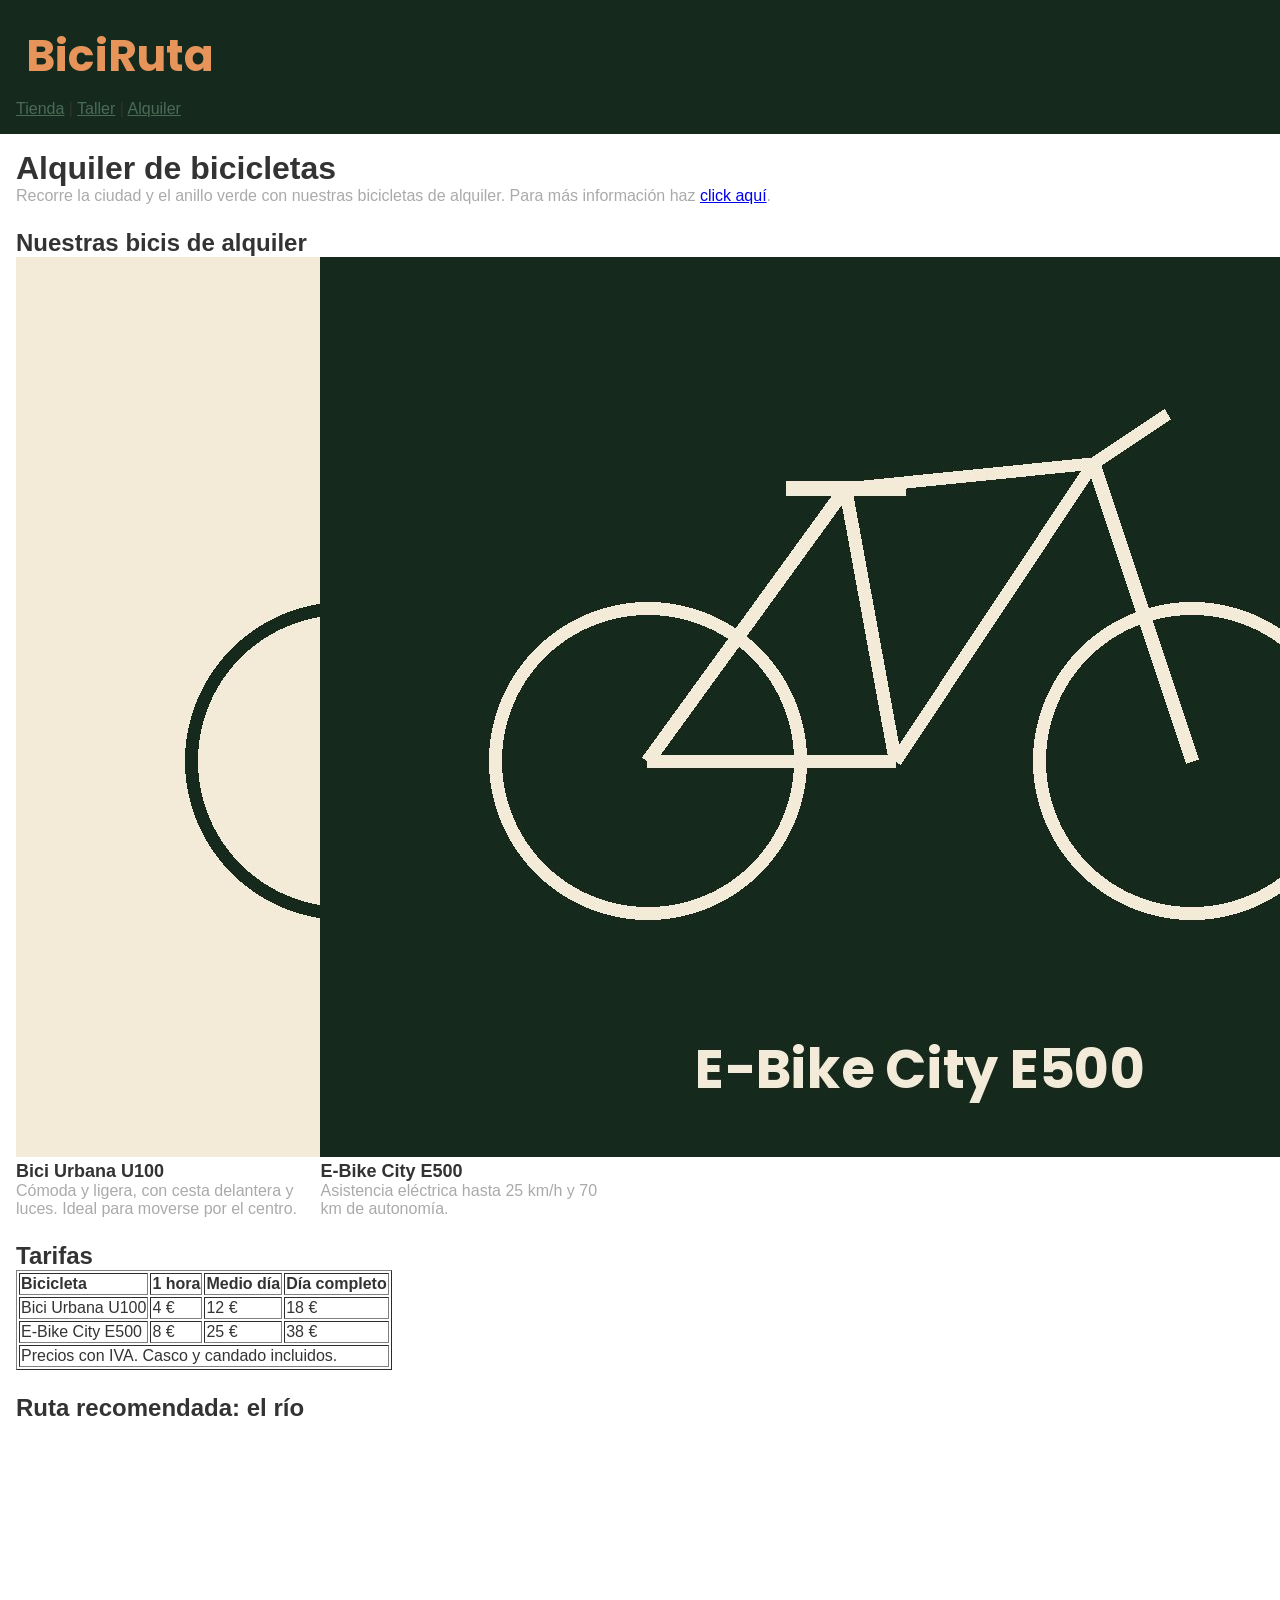
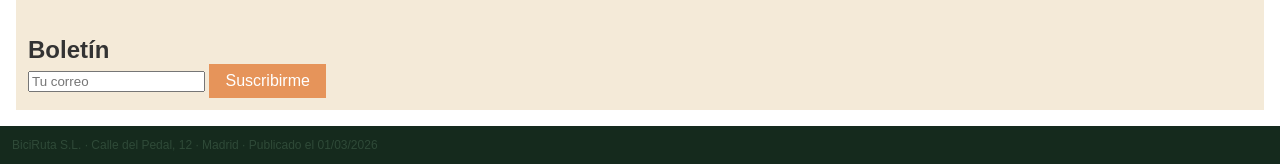
<file: ut03/inicio/alquiler.html>
<!DOCTYPE html>
<html lang="es">
<head>
  <meta charset="UTF-8">
  <meta name="viewport" content="width=device-width, initial-scale=1.0">
  <title>Alquiler</title>
  <link rel="stylesheet" href="css/estilos.css">
</head>
<body>
<div class="cabecera">
  <img src="img/logo_biciruta.png">
  <div class="menu">
    <a href="index.html">Tienda</a> | <a href="taller.html">Taller</a> | <a href="alquiler.html">Alquiler</a>
  </div>
</div>

<div class="contenido">
  <div class="titulo-grande">Alquiler de bicicletas</div>
  <div class="texto">Recorre la ciudad y el anillo verde con nuestras bicicletas de alquiler. Para más información haz <a href="condiciones.html">click aquí</a>.</div>

  <div class="bloque">
    <div class="titulo-mediano">Nuestras bicis de alquiler</div>
    <div class="bici">
      <img src="img/bici_urbana-1200.jpg" width="1200">
      <div class="titulo-pequeno">Bici Urbana U100</div>
      <div class="texto">Cómoda y ligera, con cesta delantera y luces. Ideal para moverse por el centro.</div>
    </div>
    <div class="bici">
      <img src="img/bici_electrica-1200.jpg" width="1200">
      <div class="titulo-pequeno">E-Bike City E500</div>
      <div class="texto">Asistencia eléctrica hasta 25 km/h y 70 km de autonomía.</div>
    </div>
  </div>

  <div class="bloque">
    <div class="titulo-mediano">Tarifas</div>
    <table border="1">
      <tr><td><b>Bicicleta</b></td><td><b>1 hora</b></td><td><b>Medio día</b></td><td><b>Día completo</b></td></tr>
      <tr><td>Bici Urbana U100</td><td>4 €</td><td>12 €</td><td>18 €</td></tr>
      <tr><td>E-Bike City E500</td><td>8 €</td><td>25 €</td><td>38 €</td></tr>
      <tr><td colspan="4">Precios con IVA. Casco y candado incluidos.</td></tr>
    </table>
  </div>

  <div class="bloque">
    <div class="titulo-mediano">Ruta recomendada: el río</div>
    <video src="media/ruta_rio.mp4" autoplay></video>
  </div>

  <div class="lateral">
    <div class="titulo-mediano">Boletín</div>
    <input type="email" placeholder="Tu correo">
    <div class="boton" onclick="alert('¡Gracias!')">Suscribirme</div>
  </div>
</div>

<div class="pie">BiciRuta S.L. · Calle del Pedal, 12 · Madrid · Publicado el 01/03/2026</div>
</body>
</html>
</file>
<file: css/estilos.css>
body { font-family: Arial, sans-serif; margin: 0; background: #f4f4f4; color: #222222; }
header { background: #152A1D; color: white; padding: 20px; }
main { padding: 20px; }
#fecha { color: #2C7A3F; font-weight: bold; }
</file>
<file: ut03/ruta/css/estilos.css>
body { font-family: Arial, sans-serif; margin: 0; color: #222; line-height: 1.6; background: #fff; }

.saltar { position: absolute; left: 8px; top: -60px; background: #FFD166; color: #152A1D; padding: 8px 12px; font-weight: bold; z-index: 10; }
.saltar:focus { top: 8px; }

a:focus-visible, input:focus-visible, button:focus-visible, video:focus-visible { outline: 3px solid #0B57D0; outline-offset: 2px; }
.cabecera a:focus-visible { outline-color: #FFD166; }

.cabecera { background: #152A1D; color: #fff; padding: 12px 16px; display: flex; flex-wrap: wrap; justify-content: space-between; align-items: center; gap: 12px; }
.marca { margin: 0; font-size: 20px; font-weight: bold; color: #F0AB79; }
.cabecera ul { list-style: none; margin: 0; padding: 0; display: flex; gap: 20px; }
.cabecera a { color: #E8F3EC; text-decoration: none; }
.cabecera a:hover { text-decoration: underline; }
.cabecera a[aria-current="page"] { color: #FFD166; font-weight: bold; border-bottom: 3px solid #FFD166; }

main { max-width: 820px; margin: 0 auto; padding: 16px; }
h1 { font-size: 32px; margin: 8px 0; }
h2 { font-size: 24px; margin: 32px 0 8px; }
h3 { font-size: 18px; margin: 8px 0; }
a { color: #1A5C33; }

.portada { width: 100%; max-width: 800px; height: auto; display: block; }

table { border-collapse: collapse; width: 100%; }
caption { text-align: left; font-weight: bold; padding-bottom: 8px; }
th, td { border: 1px solid #8A9A90; padding: 8px 10px; text-align: left; }
thead th { background: #152A1D; color: #fff; }
tfoot th, tfoot td { background: #F4EAD8; font-weight: bold; }

figure { margin: 0; }
video { max-width: 100%; height: auto; }
figcaption { font-size: 14px; color: #4A4A4A; }

article { background: #EEF5F1; padding: 12px 16px; border-left: 4px solid #2F6B45; }

.lateral { background: #F4EAD8; max-width: 788px; margin: 24px auto; padding: 16px; }
.lateral h2 { margin-top: 0; }
.lateral label { display: block; font-weight: bold; margin-top: 8px; }
.lateral input { padding: 8px; font-size: 16px; border: 1px solid #6B6B6B; width: 100%; max-width: 320px; box-sizing: border-box; }
.lateral button { display: block; margin-top: 12px; background: #E6945A; color: #152A1D; font-weight: bold; font-size: 16px; padding: 8px 16px; border: 2px solid #152A1D; cursor: pointer; }
.lateral button:hover { background: #F0AB79; }

.pie { background: #152A1D; color: #E8F3EC; padding: 12px 16px; font-size: 14px; }
.pie p { margin: 0; }
</file>
<file: ut04/css/cita.css>
/* ===== Estilos del formulario de cita · BiciRuta ===== */

:root {
  --naranja: #e8915a;
  --oscuro: #26323a;
  --gris: #6b7680;
  --borde: #c9d1d6;
  --fondo: #f6f7f8;
}

* { box-sizing: border-box; }

body {
  margin: 0;
  font-family: system-ui, -apple-system, "Segoe UI", sans-serif;
  color: var(--oscuro);
  background: var(--fondo);
  line-height: 1.5;
}

/* Cabecera */
.cabecera {
  background: #fff;
  border-bottom: 4px solid var(--naranja);
  padding: 12px 24px;
}
.cabecera img {
  max-width: 100%;
  height: auto;
}

main {
  max-width: 720px;
  margin: 0 auto;
  padding: 16px 24px 48px;
}

h1 { font-size: 1.8rem; }

/* Grupos de campos */
fieldset {
  background: #fff;
  border: 1px solid var(--borde);
  border-radius: 8px;
  padding: 16px 20px;
  margin: 0 0 20px;
}
legend {
  font-weight: 700;
  color: var(--naranja);
  padding: 0 6px;
}

/* Un campo: etiqueta arriba, control debajo y ayuda en gris */
.campo {
  display: flex;
  flex-direction: column;
  margin-bottom: 14px;
}
.campo label { font-weight: 600; margin-bottom: 4px; }

input, select, textarea {
  font: inherit;
  padding: 8px 10px;
  border: 1px solid var(--borde);
  border-radius: 6px;
  width: 100%;
}
input:focus, select:focus, textarea:focus {
  outline: 2px solid var(--naranja);
  outline-offset: 1px;
}

.ayuda {
  color: var(--gris);
  font-size: 0.85rem;
  margin-top: 4px;
}

/* Radios y checkbox: control y texto en la misma línea */
.opcion {
  display: flex;
  align-items: center;
  gap: 8px;
  margin: 6px 0;
}
.opcion input { width: auto; }

/* Fieldset deshabilitado (cuenta opcional) */
fieldset:disabled { opacity: 0.5; }

/* Botón */
button {
  font: inherit;
  font-weight: 700;
  background: var(--naranja);
  color: #fff;
  border: 0;
  border-radius: 6px;
  padding: 12px 28px;
  margin-top: 12px;
  cursor: pointer;
}
button:hover { background: #d97c43; }

/* En pantallas anchas: etiqueta a la izquierda y control a la derecha */
@media (min-width: 640px) {
  .campo {
    display: grid;
    grid-template-columns: 220px 1fr;
    column-gap: 16px;
    align-items: center;
  }
  .campo label { margin-bottom: 0; }
  .campo .ayuda { grid-column: 2; }
}

/* Buscador de la cabecera */
.cabecera {
  display: flex;
  flex-wrap: wrap;
  align-items: center;
  justify-content: space-between;
  gap: 12px;
}
.cabecera img { width: 200px; }
.buscador {
  display: flex;
  align-items: center;
  gap: 8px;
}
.buscador label { font-size: 0.9rem; color: var(--gris); }
.buscador input { width: 180px; }
.buscador button { margin-top: 0; padding: 8px 16px; }

/* Validación: colores solo después de que el usuario toque el campo */
input:user-invalid, select:user-invalid, textarea:user-invalid {
  border: 2px solid #d64545;
  background: #fff5f5;
}
input:user-valid, select:user-valid, textarea:user-valid {
  border: 2px solid #2e9e5b;
}

/* Título de marca en la cabecera (formulario del torneo) */
.marca {
  color: var(--naranja);
  font-size: 1.4rem;
  padding: 10px 0;
}
</file>
<file: ut03/alquiler/css/estilos.css>
body { font-family: Arial, sans-serif; margin: 0; color: #333; line-height: 1.5; }

/* Enlace para saltar al contenido: oculto hasta que recibe el foco */
.saltar { position: absolute; left: 8px; top: -60px; background: #FFD166; color: #152A1D; padding: 8px 12px; font-weight: bold; z-index: 10; }
.saltar:focus { top: 8px; }

/* Foco siempre visible */
a:focus-visible, input:focus-visible, button:focus-visible, video:focus-visible { outline: 3px solid #0B57D0; outline-offset: 2px; }
.cabecera a:focus-visible, .pie a:focus-visible, .saltar:focus-visible { outline-color: #FFD166; }

/* Cabecera y menú */
.cabecera { background: #152A1D; padding: 16px; display: flex; flex-wrap: wrap; align-items: center; justify-content: space-between; gap: 12px; }
.cabecera img { display: block; }
.menu ul { list-style: none; margin: 0; padding: 0; display: flex; gap: 20px; }
.menu a { color: #E8F3EC; text-decoration: none; padding: 4px 2px; }
.menu a:hover { text-decoration: underline; }
.menu a[aria-current="page"] { color: #FFD166; font-weight: bold; border-bottom: 3px solid #FFD166; }

/* Contenido */
.contenido { padding: 16px; }
h1 { font-size: 32px; margin: 0 0 8px; }
h2 { font-size: 24px; margin: 24px 0 8px; }
h3 { font-size: 18px; margin: 8px 0 4px; }
p { color: #333; }
a { color: #1A5C33; }

/* Fichas de bici */
.bici { display: inline-block; width: 300px; vertical-align: top; margin-right: 16px; }
.bici img { width: 100%; height: auto; }
@media (max-width: 699px) {
  .bici { display: block; width: 100%; margin-right: 0; }
}

/* Tabla de tarifas */
.tarifas { border-collapse: collapse; }
.tarifas caption { text-align: left; font-weight: bold; padding-bottom: 8px; }
.tarifas th, .tarifas td { border: 1px solid #8A9A90; padding: 8px 12px; text-align: left; }
.tarifas thead th { background: #152A1D; color: #fff; }
.tarifas tfoot td { font-size: 14px; background: #F4EAD8; }

/* Vídeo */
figure { margin: 0; }
video { max-width: 100%; height: auto; }
figcaption { font-size: 14px; color: #4A4A4A; }

/* Boletín */
.lateral { background: #F4EAD8; padding: 12px 16px; margin: 24px 16px; }
.lateral h2 { margin-top: 0; }
.lateral label { display: block; font-weight: bold; margin-bottom: 4px; }
.lateral input { padding: 8px; border: 1px solid #6B6B6B; font-size: 16px; }
.boton { background: #E6945A; color: #152A1D; font-weight: bold; font-size: 16px; padding: 8px 16px; border: 2px solid #152A1D; cursor: pointer; }
.boton:hover { background: #F0AB79; }

/* Pie */
.pie { background: #152A1D; color: #E8F3EC; padding: 12px 16px; font-size: 14px; }
.pie p { color: #E8F3EC; margin: 0; }
</file>
<file: ut03/inicio/css/estilos.css>
body { font-family: Arial, sans-serif; margin: 0; color: #333; }
.cabecera { background: #152A1D; padding: 16px; }
.menu a { color: #4a6b55; }
.contenido { padding: 16px; }
.titulo-grande { font-size: 32px; font-weight: bold; }
.titulo-mediano { font-size: 24px; font-weight: bold; margin-top: 24px; }
.titulo-pequeno { font-size: 18px; font-weight: bold; }
.texto { color: #aaaaaa; }
.bici { display: inline-block; width: 300px; vertical-align: top; }
.lateral { background: #F4EAD8; padding: 12px; margin-top: 24px; }
.boton { display: inline-block; background: #E6945A; color: #fff; padding: 8px 16px; cursor: pointer; }
a:focus, input:focus { outline: none; }
.pie { background: #152A1D; color: #2f4a38; padding: 12px; font-size: 12px; }
</file>
